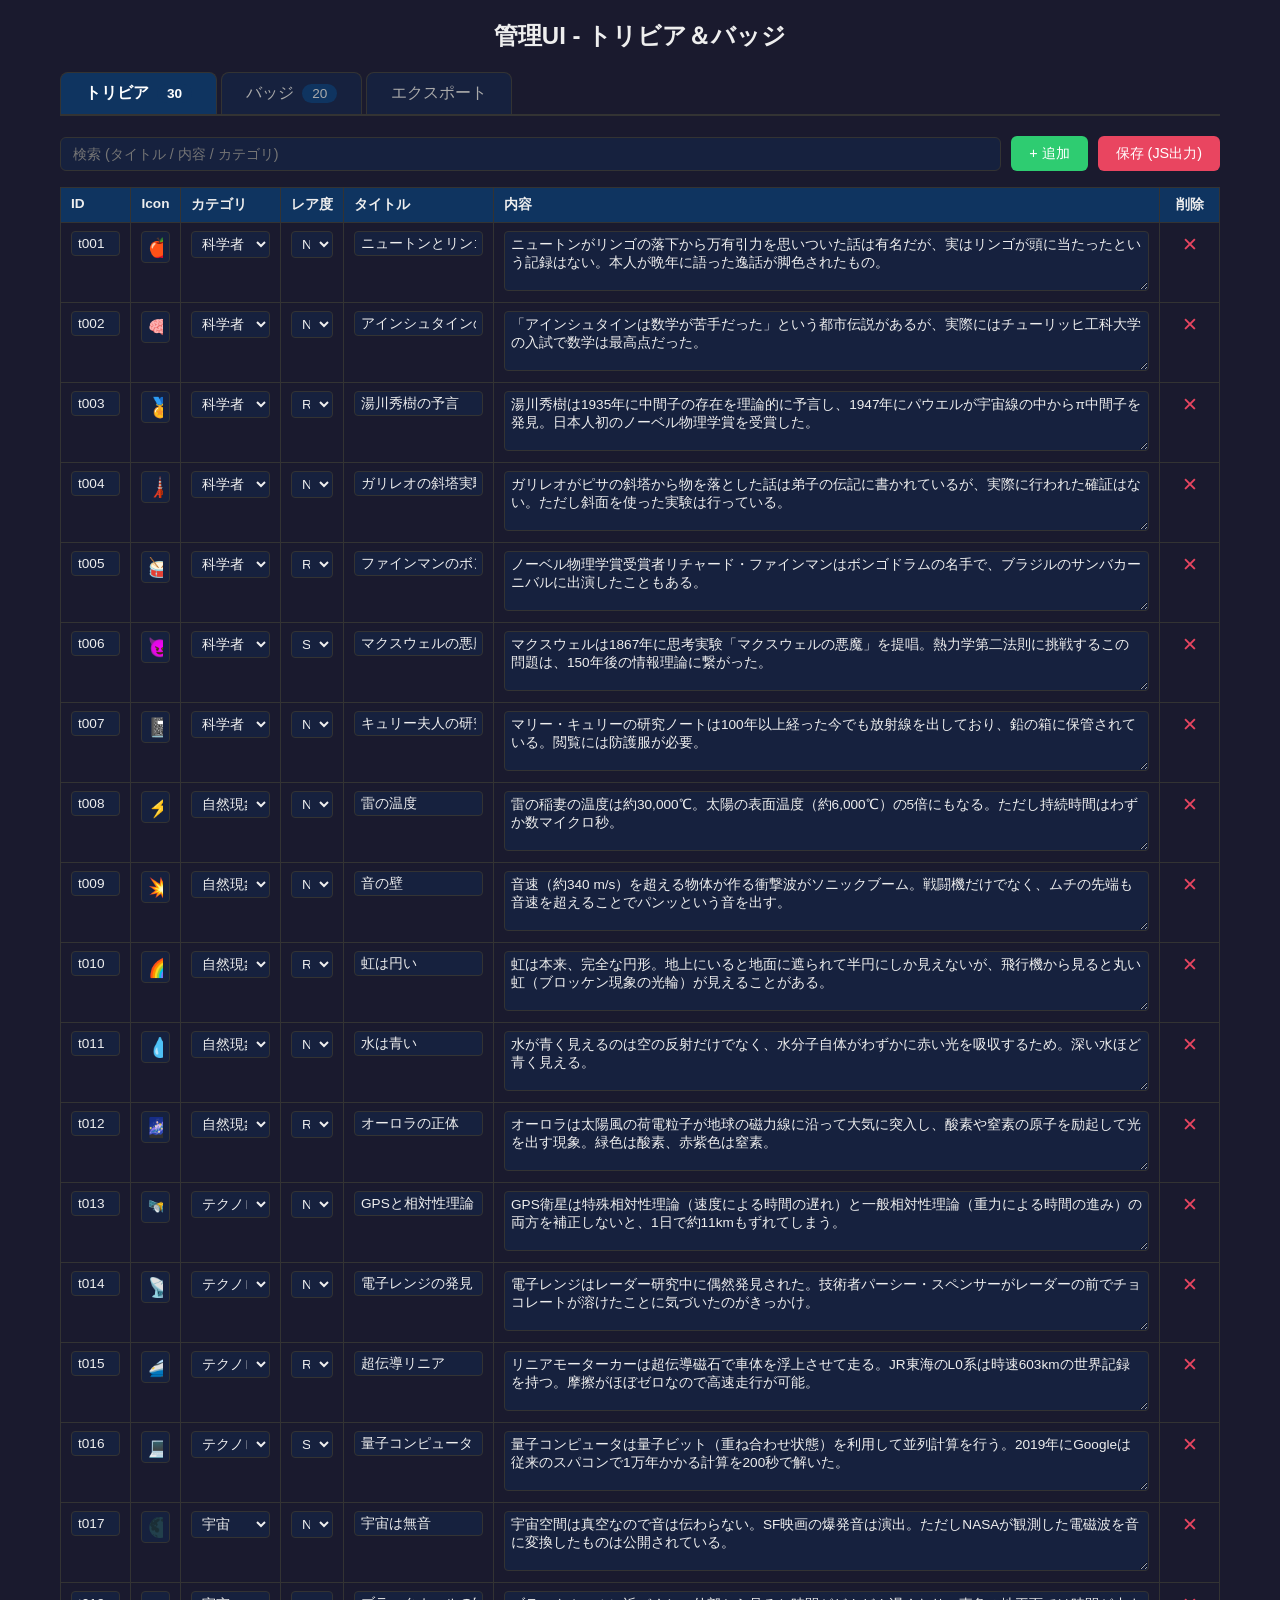
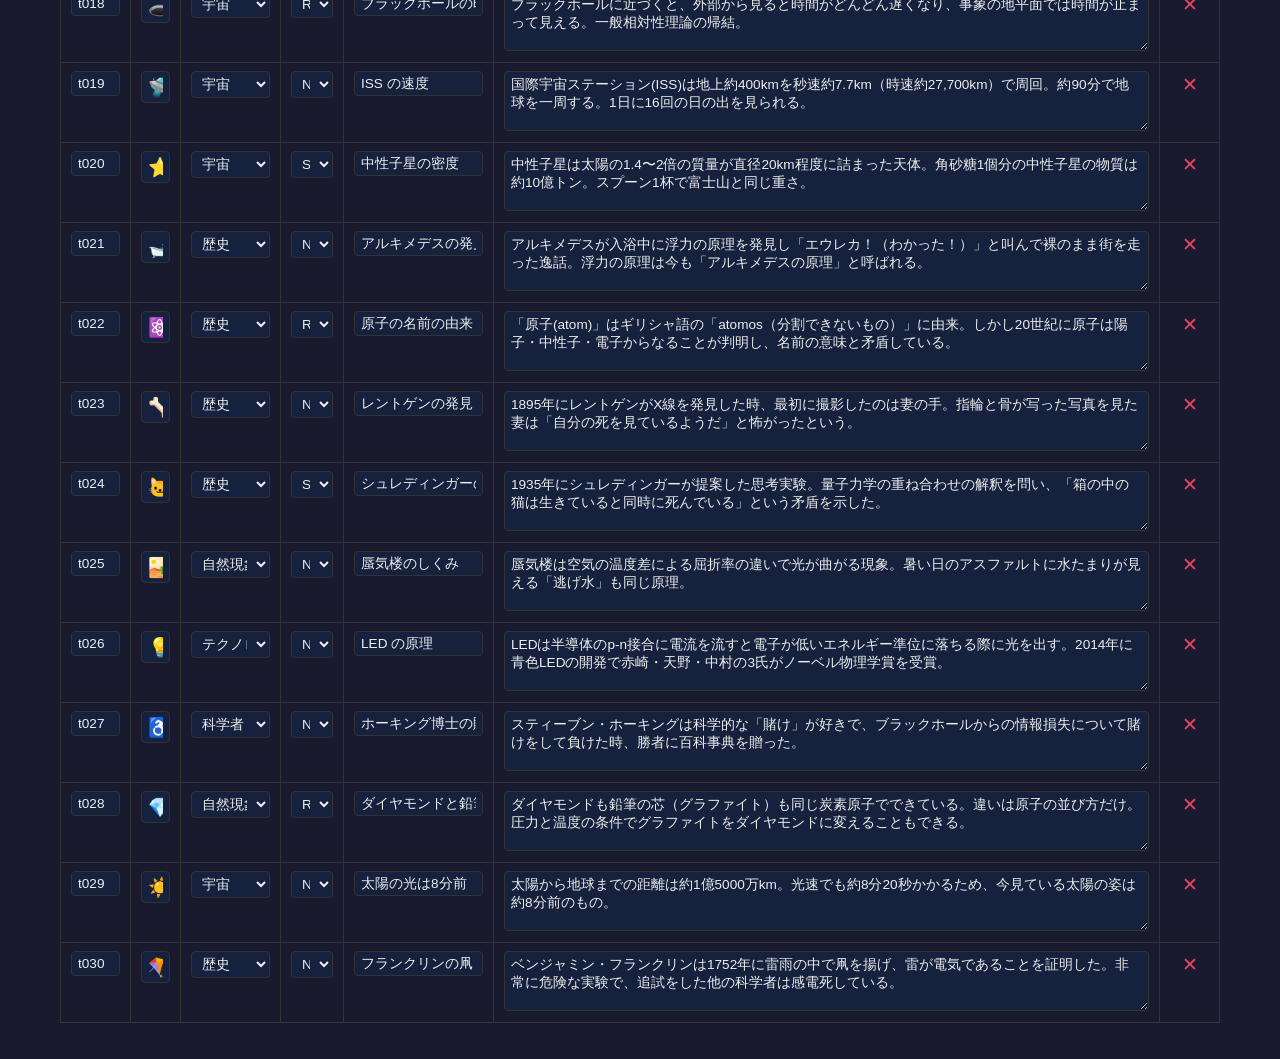
<file: admin.html>
<!DOCTYPE html>
<html lang="ja">
<head>
    <meta charset="UTF-8">
    <meta name="viewport" content="width=device-width, initial-scale=1.0">
    <title>管理UI - トリビア＆バッジ</title>
    <style>
        :root {
            --bg: #1a1a2e;
            --card: #16213e;
            --accent: #0f3460;
            --highlight: #e94560;
            --text: #eee;
            --muted: #aaa;
            --border: #333;
            --success: #2ecc71;
            --warning: #f39c12;
        }
        * { box-sizing: border-box; margin: 0; padding: 0; }
        body {
            font-family: 'M PLUS Rounded 1c', 'Segoe UI', sans-serif;
            background: var(--bg);
            color: var(--text);
            padding: 20px;
            max-width: 1200px;
            margin: 0 auto;
        }
        h1 { text-align: center; margin-bottom: 20px; font-size: 1.5rem; }

        /* Tabs */
        .tabs {
            display: flex;
            gap: 4px;
            margin-bottom: 20px;
            border-bottom: 2px solid var(--border);
            padding-bottom: 0;
        }
        .tab-btn {
            padding: 10px 24px;
            background: var(--card);
            border: 1px solid var(--border);
            border-bottom: none;
            color: var(--muted);
            cursor: pointer;
            border-radius: 8px 8px 0 0;
            font-size: 1rem;
            font-family: inherit;
            transition: all 0.2s;
        }
        .tab-btn.active {
            background: var(--accent);
            color: #fff;
            font-weight: bold;
        }
        .tab-content { display: none; }
        .tab-content.active { display: block; }

        /* Toolbar */
        .toolbar {
            display: flex;
            gap: 10px;
            margin-bottom: 16px;
            flex-wrap: wrap;
            align-items: center;
        }
        .toolbar input[type="text"] {
            flex: 1;
            min-width: 200px;
            padding: 8px 12px;
            background: var(--card);
            border: 1px solid var(--border);
            border-radius: 6px;
            color: var(--text);
            font-size: 0.9rem;
        }
        .btn {
            padding: 8px 18px;
            border: none;
            border-radius: 6px;
            cursor: pointer;
            font-size: 0.9rem;
            font-family: inherit;
            transition: all 0.2s;
        }
        .btn-add {
            background: var(--success);
            color: #fff;
        }
        .btn-save {
            background: var(--highlight);
            color: #fff;
        }
        .btn-danger {
            background: #c0392b;
            color: #fff;
        }
        .btn-secondary {
            background: var(--accent);
            color: var(--text);
        }
        .btn:hover { opacity: 0.85; }

        /* Table */
        .data-table {
            width: 100%;
            border-collapse: collapse;
            margin-bottom: 16px;
        }
        .data-table th, .data-table td {
            padding: 8px 10px;
            border: 1px solid var(--border);
            text-align: left;
            vertical-align: top;
        }
        .data-table th {
            background: var(--accent);
            font-size: 0.85rem;
            white-space: nowrap;
        }
        .data-table td { font-size: 0.85rem; }
        .data-table tr:hover { background: rgba(233, 69, 96, 0.05); }

        .data-table input, .data-table select, .data-table textarea {
            width: 100%;
            padding: 4px 6px;
            background: var(--card);
            border: 1px solid var(--border);
            border-radius: 4px;
            color: var(--text);
            font-size: 0.85rem;
            font-family: inherit;
        }
        .data-table textarea { min-height: 60px; resize: vertical; }
        .data-table .id-col { width: 70px; }
        .data-table .icon-col { width: 50px; text-align: center; }
        .data-table .cat-col { width: 100px; }
        .data-table .rarity-col { width: 60px; }
        .data-table .action-col { width: 60px; text-align: center; }

        .delete-btn {
            background: none;
            border: none;
            color: var(--highlight);
            cursor: pointer;
            font-size: 1.2rem;
            padding: 2px 6px;
        }
        .delete-btn:hover { color: #ff8a9e; }

        /* Rarity colors */
        .rarity-N { color: #aaa; }
        .rarity-R { color: #4fc3f7; }
        .rarity-SR { color: #ffd740; font-weight: bold; }

        /* Export area */
        .export-area {
            width: 100%;
            min-height: 200px;
            background: #0d1117;
            color: #c9d1d9;
            border: 1px solid var(--border);
            border-radius: 6px;
            padding: 12px;
            font-family: 'Consolas', 'Monaco', monospace;
            font-size: 0.8rem;
            resize: vertical;
        }

        /* Status */
        .status-bar {
            position: fixed;
            top: 0; left: 0; right: 0;
            padding: 10px 20px;
            text-align: center;
            font-weight: bold;
            z-index: 100;
            transform: translateY(-100%);
            transition: transform 0.3s;
        }
        .status-bar.show { transform: translateY(0); }
        .status-bar.success { background: var(--success); color: #fff; }
        .status-bar.error { background: var(--highlight); color: #fff; }

        /* Badge editor specifics */
        .badge-check-info {
            font-size: 0.75rem;
            color: var(--muted);
            margin-top: 4px;
        }

        /* Count */
        .count-badge {
            background: var(--accent);
            padding: 2px 10px;
            border-radius: 12px;
            font-size: 0.85rem;
            margin-left: 8px;
        }

        @media (max-width: 768px) {
            body { padding: 10px; }
            .data-table { font-size: 0.75rem; }
            .data-table th, .data-table td { padding: 4px 6px; }
        }
    </style>
</head>
<body>
    <h1>管理UI - トリビア＆バッジ</h1>

    <div class="tabs">
        <button class="tab-btn active" onclick="switchTab('trivia')">トリビア<span id="trivia-count" class="count-badge">0</span></button>
        <button class="tab-btn" onclick="switchTab('badge')">バッジ<span id="badge-count" class="count-badge">0</span></button>
        <button class="tab-btn" onclick="switchTab('export')">エクスポート</button>
    </div>

    <!-- ===== トリビア タブ ===== -->
    <div id="tab-trivia" class="tab-content active">
        <div class="toolbar">
            <input type="text" id="trivia-search" placeholder="検索 (タイトル / 内容 / カテゴリ)" oninput="filterTrivia()">
            <button class="btn btn-add" onclick="addTrivia()">+ 追加</button>
            <button class="btn btn-save" onclick="saveTrivia()">保存 (JS出力)</button>
        </div>
        <div style="overflow-x: auto;">
            <table class="data-table" id="trivia-table">
                <thead>
                    <tr>
                        <th class="id-col">ID</th>
                        <th class="icon-col">Icon</th>
                        <th class="cat-col">カテゴリ</th>
                        <th class="rarity-col">レア度</th>
                        <th style="width:150px;">タイトル</th>
                        <th>内容</th>
                        <th class="action-col">削除</th>
                    </tr>
                </thead>
                <tbody id="trivia-body"></tbody>
            </table>
        </div>
    </div>

    <!-- ===== バッジ タブ ===== -->
    <div id="tab-badge" class="tab-content">
        <div class="toolbar">
            <input type="text" id="badge-search" placeholder="検索 (タイトル / 説明)" oninput="filterBadges()">
            <button class="btn btn-add" onclick="addBadge()">+ 追加</button>
            <button class="btn btn-save" onclick="saveBadges()">保存 (JS出力)</button>
        </div>
        <div style="overflow-x: auto;">
            <table class="data-table" id="badge-table">
                <thead>
                    <tr>
                        <th class="id-col">ID</th>
                        <th class="icon-col">Icon</th>
                        <th style="width:150px;">タイトル</th>
                        <th>説明</th>
                        <th style="width:180px;">条件関数</th>
                        <th class="action-col">削除</th>
                    </tr>
                </thead>
                <tbody id="badge-body"></tbody>
            </table>
        </div>
        <p class="badge-check-info">※ 条件関数 (check) はJavaScriptコードです。引数は (stats, log, wrong) です。既存のバッジの条件を参考にしてください。</p>
    </div>

    <!-- ===== エクスポート タブ ===== -->
    <div id="tab-export" class="tab-content">
        <div class="toolbar">
            <button class="btn btn-secondary" onclick="generateTriviaJS()">trivia.js を生成</button>
            <button class="btn btn-secondary" onclick="generateBadgeJS()">badges.js を生成</button>
            <button class="btn btn-save" onclick="copyExport()">クリップボードにコピー</button>
        </div>
        <textarea class="export-area" id="export-output" readonly placeholder="上のボタンを押すと生成されたJSコードがここに表示されます"></textarea>
    </div>

    <div class="status-bar" id="status-bar"></div>

    <script src="data/trivia.js"></script>
    <script src="data/badges.js"></script>
    <script>
    // === State ===
    let triviaData = [];
    let badgeData = [];

    // === Init ===
    document.addEventListener('DOMContentLoaded', () => {
        // Load trivia from global
        if (typeof TRIVIA_CARDS !== 'undefined') {
            triviaData = JSON.parse(JSON.stringify(TRIVIA_CARDS));
        }
        // Load badges (without check functions - store as strings)
        if (typeof BADGES !== 'undefined') {
            badgeData = BADGES.map(b => ({
                id: b.id,
                icon: b.icon,
                title: b.title,
                description: b.description,
                checkStr: b.check.toString()
            }));
        }
        renderTrivia();
        renderBadges();
        updateCounts();
    });

    // === Tab switching ===
    function switchTab(name) {
        document.querySelectorAll('.tab-btn').forEach((btn, i) => {
            const tabs = ['trivia', 'badge', 'export'];
            btn.classList.toggle('active', tabs[i] === name);
        });
        document.querySelectorAll('.tab-content').forEach(tc => tc.classList.remove('active'));
        document.getElementById('tab-' + name).classList.add('active');
    }

    function updateCounts() {
        document.getElementById('trivia-count').textContent = triviaData.length;
        document.getElementById('badge-count').textContent = badgeData.length;
    }

    // === Trivia rendering ===
    const TRIVIA_CATEGORIES = ['scientist', 'nature', 'tech', 'space', 'history'];
    const CAT_LABELS = { scientist: '科学者', nature: '自然現象', tech: 'テクノロジー', space: '宇宙', history: '歴史' };
    const RARITIES = ['N', 'R', 'SR'];

    function renderTrivia(filter = '') {
        const tbody = document.getElementById('trivia-body');
        tbody.innerHTML = '';
        const lf = filter.toLowerCase();
        triviaData.forEach((t, idx) => {
            if (lf && !t.title.toLowerCase().includes(lf) && !t.body.toLowerCase().includes(lf) && !t.category.includes(lf)) return;
            const tr = document.createElement('tr');
            tr.dataset.idx = idx;
            tr.innerHTML = `
                <td><input type="text" value="${esc(t.id)}" onchange="triviaData[${idx}].id=this.value"></td>
                <td class="icon-col"><input type="text" value="${esc(t.icon)}" style="text-align:center;font-size:1.2rem;" onchange="triviaData[${idx}].icon=this.value"></td>
                <td><select onchange="triviaData[${idx}].category=this.value">
                    ${TRIVIA_CATEGORIES.map(c => `<option value="${c}" ${t.category===c?'selected':''}>${CAT_LABELS[c]}</option>`).join('')}
                </select></td>
                <td><select onchange="triviaData[${idx}].rarity=this.value">
                    ${RARITIES.map(r => `<option value="${r}" ${t.rarity===r?'selected':''}>${r}</option>`).join('')}
                </select></td>
                <td><input type="text" value="${esc(t.title)}" onchange="triviaData[${idx}].title=this.value"></td>
                <td><textarea onchange="triviaData[${idx}].body=this.value">${esc(t.body)}</textarea></td>
                <td class="action-col"><button class="delete-btn" onclick="deleteTrivia(${idx})" title="削除">✕</button></td>
            `;
            tbody.appendChild(tr);
        });
    }

    function addTrivia() {
        const nextNum = triviaData.length + 1;
        const id = 't' + String(nextNum).padStart(3, '0');
        triviaData.push({
            id: id,
            category: 'scientist',
            rarity: 'N',
            title: '新しいトリビア',
            body: 'ここに内容を入力',
            icon: '❓'
        });
        renderTrivia();
        updateCounts();
        // Scroll to bottom
        const tbody = document.getElementById('trivia-body');
        tbody.lastElementChild?.scrollIntoView({ behavior: 'smooth' });
    }

    function deleteTrivia(idx) {
        if (!confirm(`「${triviaData[idx].title}」を削除しますか？`)) return;
        triviaData.splice(idx, 1);
        renderTrivia();
        updateCounts();
    }

    function filterTrivia() {
        renderTrivia(document.getElementById('trivia-search').value);
    }

    // === Badge rendering ===
    function renderBadges(filter = '') {
        const tbody = document.getElementById('badge-body');
        tbody.innerHTML = '';
        const lf = filter.toLowerCase();
        badgeData.forEach((b, idx) => {
            if (lf && !b.title.toLowerCase().includes(lf) && !b.description.toLowerCase().includes(lf)) return;
            const tr = document.createElement('tr');
            tr.innerHTML = `
                <td><input type="text" value="${esc(b.id)}" onchange="badgeData[${idx}].id=this.value"></td>
                <td class="icon-col"><input type="text" value="${esc(b.icon)}" style="text-align:center;font-size:1.2rem;" onchange="badgeData[${idx}].icon=this.value"></td>
                <td><input type="text" value="${esc(b.title)}" onchange="badgeData[${idx}].title=this.value"></td>
                <td><input type="text" value="${esc(b.description)}" onchange="badgeData[${idx}].description=this.value"></td>
                <td><textarea onchange="badgeData[${idx}].checkStr=this.value">${esc(b.checkStr)}</textarea></td>
                <td class="action-col"><button class="delete-btn" onclick="deleteBadge(${idx})" title="削除">✕</button></td>
            `;
            tbody.appendChild(tr);
        });
    }

    function addBadge() {
        const nextNum = badgeData.length + 1;
        const id = 'b' + String(nextNum).padStart(3, '0');
        badgeData.push({
            id: id,
            icon: '🏅',
            title: '新しいバッジ',
            description: '条件の説明',
            checkStr: '(stats) => false'
        });
        renderBadges();
        updateCounts();
        const tbody = document.getElementById('badge-body');
        tbody.lastElementChild?.scrollIntoView({ behavior: 'smooth' });
    }

    function deleteBadge(idx) {
        if (!confirm(`「${badgeData[idx].title}」を削除しますか？`)) return;
        badgeData.splice(idx, 1);
        renderBadges();
        updateCounts();
    }

    function filterBadges() {
        renderBadges(document.getElementById('badge-search').value);
    }

    // === Export / Save ===
    function generateTriviaJS() {
        let js = `/**\n * 物理トリビアカード データ\n * 条件を満たすとランダムに1枚獲得できる\n *\n * category: "scientist" | "nature" | "tech" | "space" | "history"\n * rarity: "N" (普通) | "R" (レア) | "SR" (スーパーレア)\n */\nconst TRIVIA_CARDS = [\n`;

        // Group by category
        const grouped = {};
        TRIVIA_CATEGORIES.forEach(c => grouped[c] = []);
        triviaData.forEach(t => {
            if (!grouped[t.category]) grouped[t.category] = [];
            grouped[t.category].push(t);
        });

        const catComments = {
            scientist: '科学者カード',
            nature: '自然現象カード',
            tech: 'テクノロジーカード',
            space: '宇宙カード',
            history: '歴史カード'
        };

        let first = true;
        for (const cat of TRIVIA_CATEGORIES) {
            if (grouped[cat].length === 0) continue;
            if (!first) js += '\n';
            js += `    // === ${catComments[cat]} ===\n`;
            grouped[cat].forEach(t => {
                js += `    {\n`;
                js += `        id: "${esc(t.id)}", category: "${t.category}", rarity: "${t.rarity}",\n`;
                js += `        title: "${esc(t.title)}",\n`;
                js += `        body: "${esc(t.body)}",\n`;
                js += `        icon: "${esc(t.icon)}"\n`;
                js += `    },\n`;
            });
            first = false;
        }

        js += `];\n`;
        document.getElementById('export-output').value = js;
        switchTab('export');
        showStatus('trivia.js のコードを生成しました', 'success');
    }

    function generateBadgeJS() {
        let js = `/**\n * バッジ（実績）定義\n *\n * check: function(stats, log, wrong) => boolean\n *   stats: phy_quiz_user_stats から取得したオブジェクト\n *   log:   phy_quiz_log から取得したオブジェクト\n *   wrong: phy_quiz_wrong から取得したオブジェクト\n */\nconst BADGES = [\n`;

        badgeData.forEach(b => {
            js += `    {\n`;
            js += `        id: "${esc(b.id)}",\n`;
            js += `        icon: "${esc(b.icon)}",\n`;
            js += `        title: "${esc(b.title)}",\n`;
            js += `        description: "${esc(b.description)}",\n`;
            js += `        check: ${b.checkStr}\n`;
            js += `    },\n`;
        });

        js += `];\n\n`;
        // Add helper functions
        js += `// === バッジ用ヘルパー関数 ===\n`;
        js += `function calcStreak(log) {\n    const today = new Date();\n    let streak = 0;\n    for (let i = 0; i < 90; i++) {\n        const d = new Date(today);\n        d.setDate(d.getDate() - i);\n        const key = String(d.getMonth() + 1).padStart(2, '0') + String(d.getDate()).padStart(2, '0');\n        if (log[key]) {\n            streak++;\n        } else {\n            if (i > 0) break;\n        }\n    }\n    return streak;\n}\n\n`;
        js += `function maxPartLevel(stats) {\n    if (!stats.partPoints || typeof calculateLevel !== 'function') return 0;\n    let max = 0;\n    Object.values(stats.partPoints).forEach(pts => {\n        const lv = calculateLevel(pts);\n        if (lv > max) max = lv;\n    });\n    return max;\n}\n\n`;
        js += `function totalSessions(log) {\n    let total = 0;\n    Object.values(log).forEach(entry => { total += entry.n; });\n    return total;\n}\n`;

        document.getElementById('export-output').value = js;
        switchTab('export');
        showStatus('badges.js のコードを生成しました', 'success');
    }

    function saveTrivia() {
        generateTriviaJS();
    }

    function saveBadges() {
        generateBadgeJS();
    }

    async function copyExport() {
        const text = document.getElementById('export-output').value;
        if (!text) {
            showStatus('先にコードを生成してください', 'error');
            return;
        }
        try {
            await navigator.clipboard.writeText(text);
            showStatus('クリップボードにコピーしました', 'success');
        } catch {
            // Fallback
            document.getElementById('export-output').select();
            document.execCommand('copy');
            showStatus('クリップボードにコピーしました', 'success');
        }
    }

    // === Utils ===
    function esc(str) {
        return String(str).replace(/\\/g, '\\\\').replace(/"/g, '\\"').replace(/\n/g, '\\n');
    }

    function showStatus(msg, type) {
        const bar = document.getElementById('status-bar');
        bar.textContent = msg;
        bar.className = 'status-bar show ' + type;
        setTimeout(() => { bar.classList.remove('show'); }, 2500);
    }
    </script>
</body>
</html>
</file>
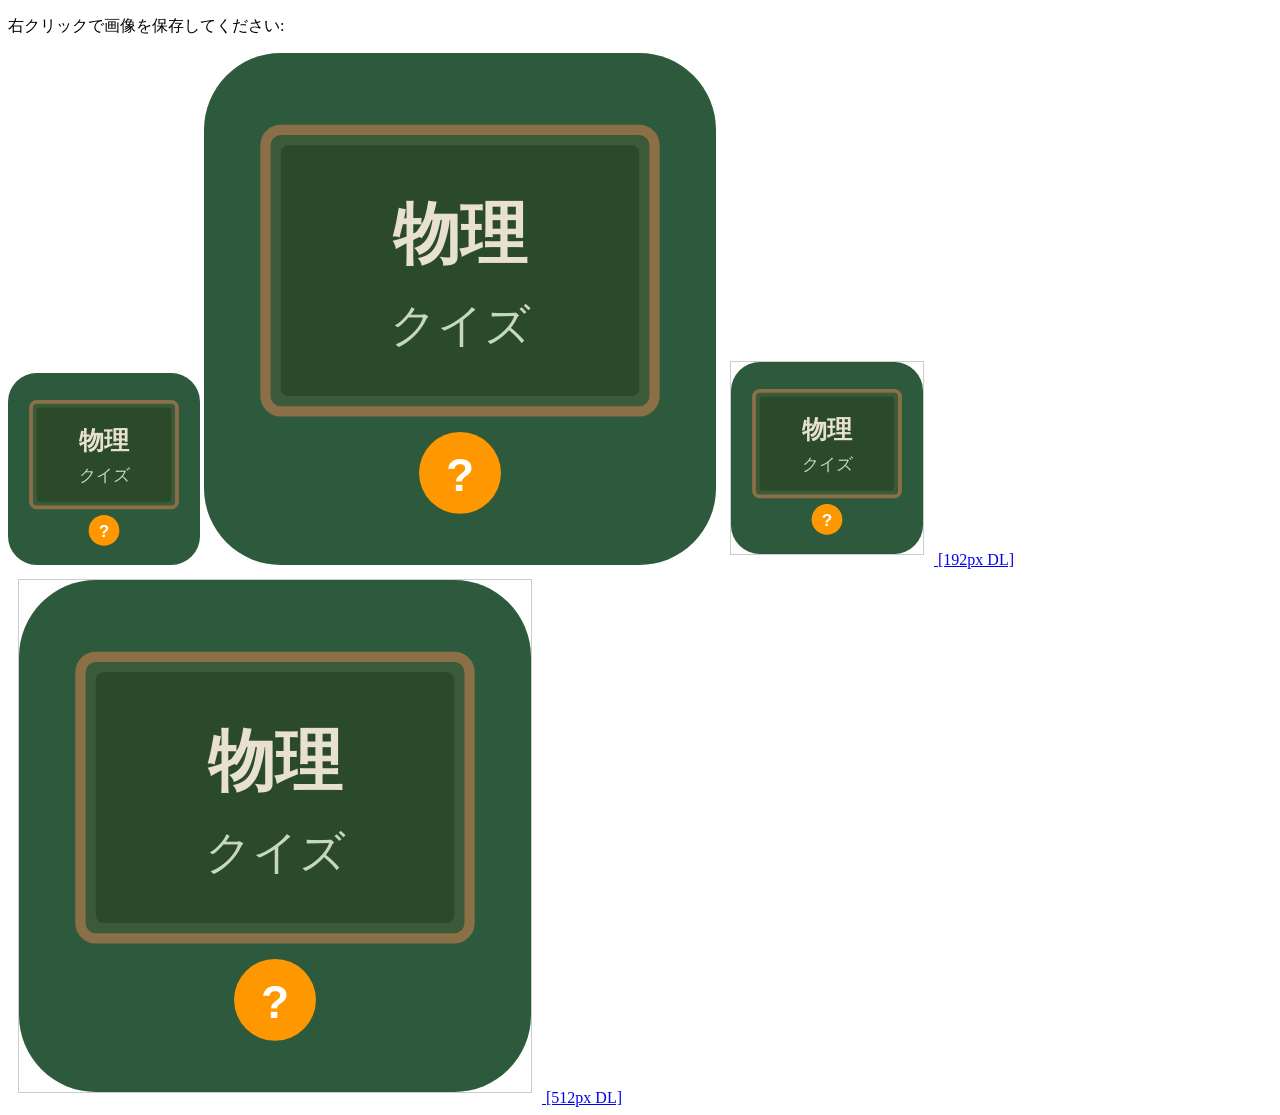
<file: icons/generate-icons.html>
<!DOCTYPE html>
<html><head><title>Icon Generator</title></head>
<body>
<p>右クリックで画像を保存してください:</p>
<canvas id="c192" width="192" height="192"></canvas>
<canvas id="c512" width="512" height="512"></canvas>
<script>
function draw(canvas) {
  const s = canvas.width;
  const ctx = canvas.getContext('2d');
  const r = s * 0.15;

  // Background
  ctx.beginPath();
  ctx.roundRect(0, 0, s, s, r);
  ctx.fillStyle = '#2d5a3d';
  ctx.fill();

  // Blackboard frame
  const bx = s*0.12, by = s*0.15, bw = s*0.76, bh = s*0.55;
  ctx.beginPath();
  ctx.roundRect(bx, by, bw, bh, s*0.03);
  ctx.fillStyle = '#3a5a3a';
  ctx.strokeStyle = '#8b6f47';
  ctx.lineWidth = s*0.02;
  ctx.fill();
  ctx.stroke();

  // Blackboard inner
  ctx.beginPath();
  ctx.roundRect(bx+s*0.03, by+s*0.03, bw-s*0.06, bh-s*0.06, s*0.015);
  ctx.fillStyle = '#2a4a2a';
  ctx.fill();

  // Text
  ctx.textAlign = 'center';
  ctx.fillStyle = '#e8e0d0';
  ctx.font = `bold ${s*0.13}px sans-serif`;
  ctx.fillText('物理', s*0.5, by + bh*0.45);
  ctx.font = `${s*0.09}px sans-serif`;
  ctx.fillStyle = '#c8d8c0';
  ctx.fillText('クイズ', s*0.5, by + bh*0.75);

  // Question mark circle
  ctx.beginPath();
  ctx.arc(s*0.5, s*0.82, s*0.08, 0, Math.PI*2);
  ctx.fillStyle = '#ff9800';
  ctx.fill();
  ctx.fillStyle = 'white';
  ctx.font = `bold ${s*0.09}px sans-serif`;
  ctx.fillText('?', s*0.5, s*0.855);
}
draw(document.getElementById('c192'));
draw(document.getElementById('c512'));

// Auto download
['c192','c512'].forEach(id => {
  const c = document.getElementById(id);
  const link = document.createElement('a');
  link.download = `icon-${c.width}.png`;
  link.href = c.toDataURL('image/png');
  const img = document.createElement('img');
  img.src = link.href;
  img.style.border = '1px solid #ccc';
  img.style.margin = '10px';
  document.body.appendChild(img);
  document.body.appendChild(link);
  link.textContent = ` [${c.width}px DL]`;
});
</script>
</body></html>
</file>
